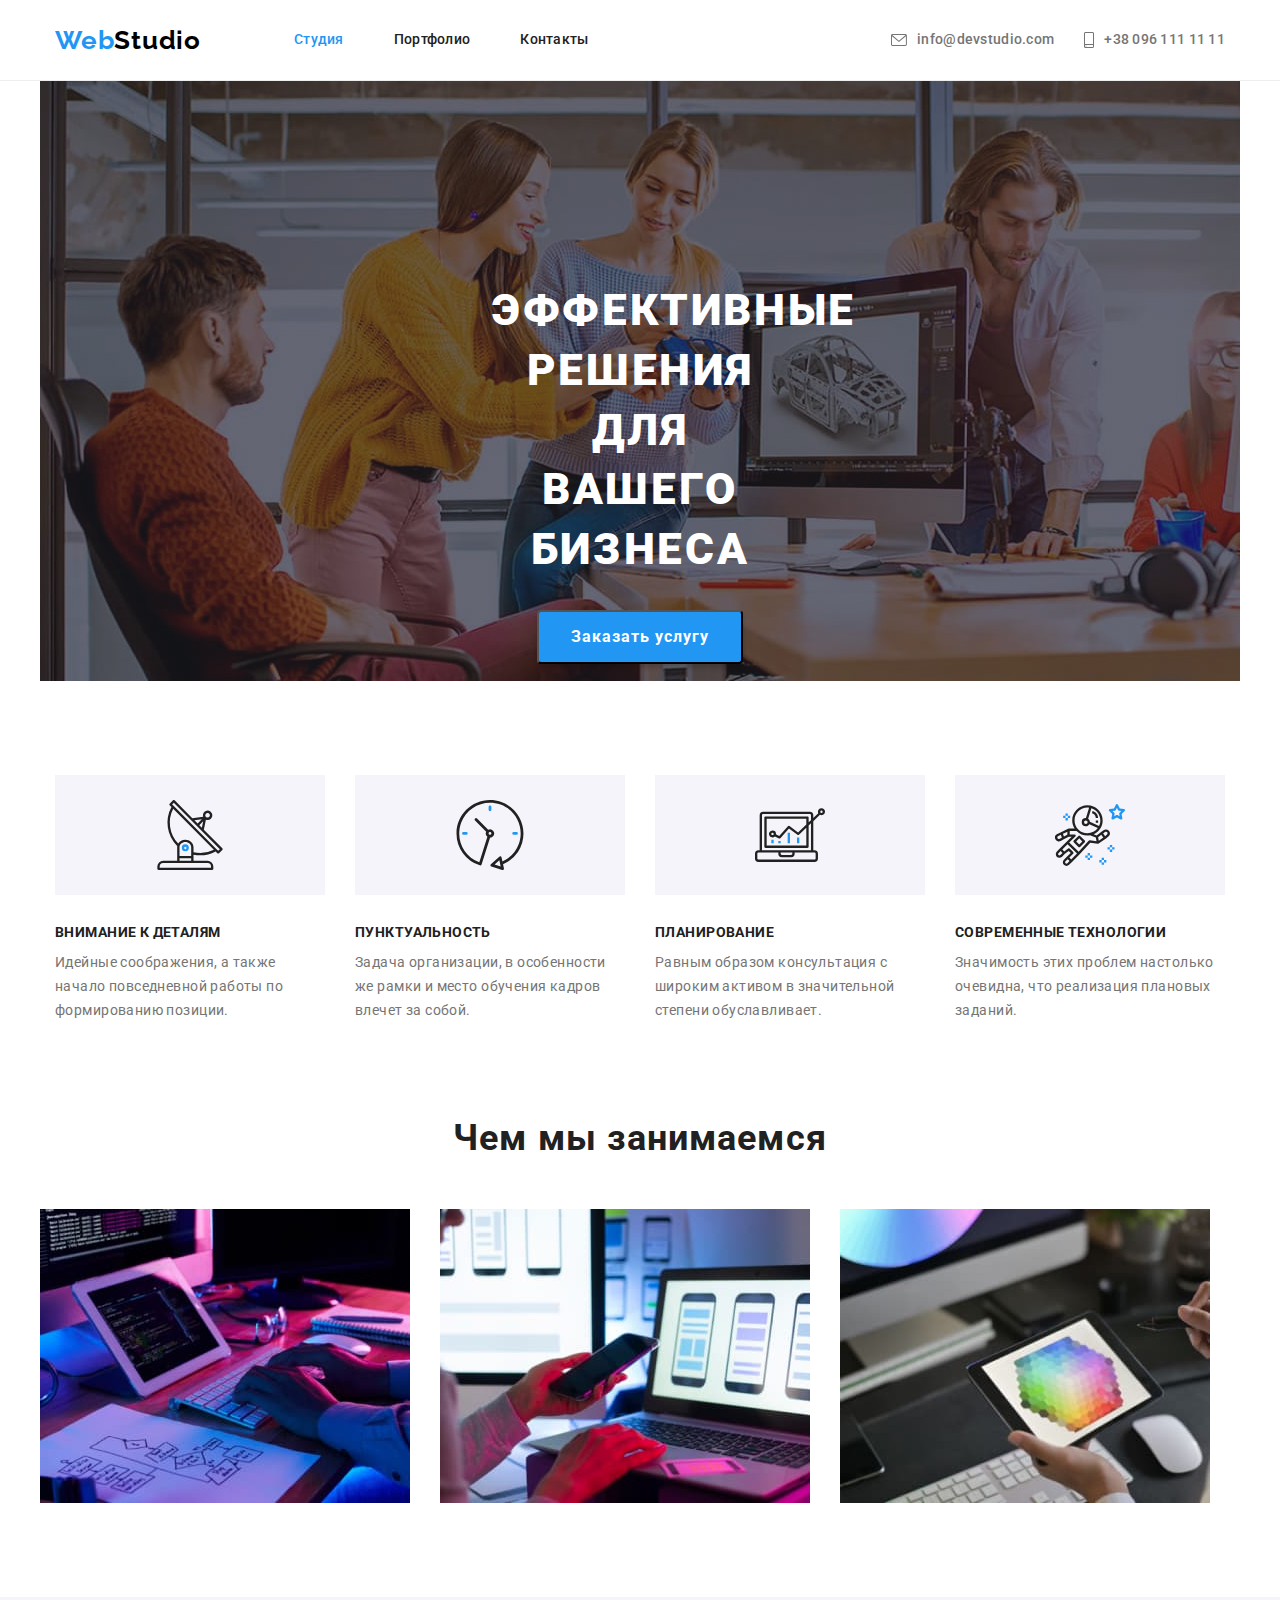
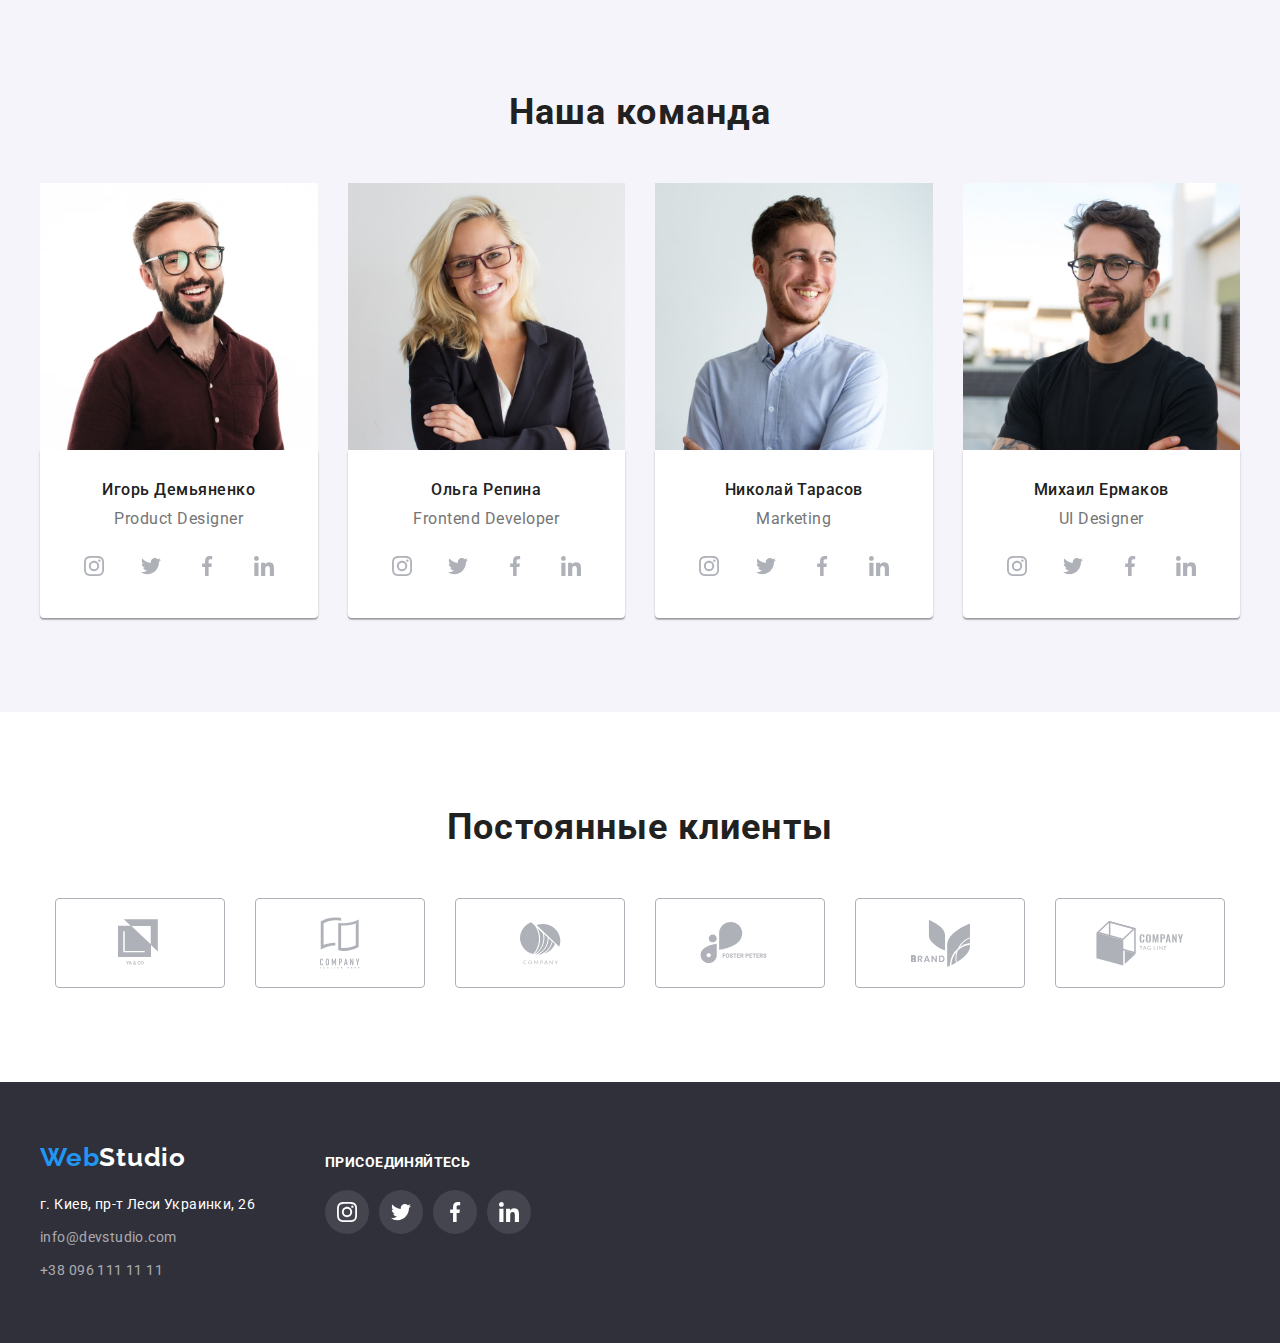
<file: index.html>
<!DOCTYPE html>
<html lang="ru">
  <head>
    <meta charset="UTF-8" />
    <meta name="viewport" content="width=device-width, initial-scale=1.0" />
    <title>Студия</title>
    <link href="https://fonts.googleapis.com/css2?family=Raleway:wght@700&family=Roboto:wght@400;500;700;900&display=swap" rel="stylesheet" />
    <link rel="stylesheet" href="https://cdnjs.cloudflare.com/ajax/libs/modern-normalize/1.0.0/modern-normalize.css" />
    <link rel="stylesheet" href="./css/styles.css" />
  </head>

  <body>
    <!--------------ШАПКА------->
    <header class="page-header">
      <!--навигационные элементы-->
      <div class="container main-nav">
        <nav class="navigation">
          <!--ЛОГО-ССЫЛКА-->
          <a class="logo link" href="./index.html" aria-label="логотип вэбстудия">Web<span class="logo-item">Studio</span></a>
          <!-------СПИСОК НАВИГАЦИОННЫХ ЭЛЕМЕНТОВ----->
          <ul class="navigation-list list">
            <li class="navigation-list-item">
              <a class="navigation-list-link link current" href="./index.html">Студия</a>
            </li>
            <li class="navigation-list-item">
              <a class="navigation-list-link link" href="./portfolio.html">Портфолио</a>
            </li>
            <li class="navigation-list-item">
              <a class="navigation-list-link link" href="">Контакты</a>
            </li>
          </ul>
        </nav>
        <!--КОНТАКТЫ-->
        <ul class="navigation-contacts list">
          <li class="contact-item">
            <a class="header-mail-link link" href="mailto:info@devstudio.com">
              <svg class="heder-link-svg" width="16" height="12">
                <use href="./images/sprite.svg#icon-envelope"></use>
              </svg>
              info@devstudio.com
            </a>
          </li>
          <li class="item">
            <a class="header-tel-link link" href="tel:+380961111111">
              <svg class="heder-link-svg" width="10" height="16">
                <use href="./images/sprite.svg#icon-smartphone"></use>
              </svg>
              +38 096 111 11 11
            </a>
          </li>
        </ul>
      </div>
    </header>

    <main>
      <!--ГЕРОЙ-->

      <section class="cection">
        <div class="container hero">
          <h1 class="hero-title">Эффективные решения для вашего бизнеса</h1>
          <button class="modal-btn" type="button">Заказать услугу</button>
        </div>
      </section>

      <!--ОСОБЕННОСТИ-->
      <section class="section features">
        <div class="container">
          <h2 class="section-title centred">Особенности</h2>
          <ul class="features-list list">
            <li class="features-list-item bg-antena">
              <h3 class="subtitle">Внимание к деталям</h3>
              <p class="description">Идейные соображения, а также начало повседневной работы по формированию позиции.</p>
            </li>

            <li class="features-list-item bg-clock">
              <h3 class="subtitle">Пунктуальность</h3>
              <p class="description">Задача организации, в особенности же рамки и место обучения кадров влечет за собой.</p>
            </li>

            <li class="features-list-item bg-diagram">
              <h3 class="subtitle">Планирование</h3>
              <p class="description">Равным образом консультация с широким активом в значительной степени обуславливает.</p>
            </li>

            <li class="features-list-item bg-astronaut">
              <h3 class="subtitle">Современные технологии</h3>
              <p class="description">Значимость этих проблем настолько очевидна, что реализация плановых заданий.</p>
            </li>
          </ul>
        </div>
      </section>

      <!----ЧЕМ ЗАНИМАЕМСЯ-------->

      <section class="section work">
        <div class="container">
          <h2 class="section-title centred">Чем мы занимаемся</h2>
          <ul class="work-list list">
            <li class="work-list-item">
              <img class="img" src="./images/studio/we-doing/box1.jpg" alt="специалист работает за планшетом и компьютером" width="370" height="294" />
            </li>
            <li class="work-list-item">
              <img class="img" src="./images/studio/we-doing/box2.jpg" alt="человек держит смартфон и работает за ноутбуком" width="370" height="294" />
            </li>
            <li class="work-list-item">
              <img class="img" src="./images/studio/we-doing/box3.jpg" alt="кто-то держит планшет с тачпеном" width="370" height="294" />
            </li>
          </ul>
        </div>
      </section>

      <!--НАША КОМАНДА-->
      <section class="section team">
        <div class="container">
          <h2 class="section-title centred">Наша команда</h2>
          <ul class="team-list list">
            <li class="team-list-item">
              <img class="img" src="./images/studio/our-team/img-1.jpg" alt="Фото Игоря Демьяненко" width="270" height="260" />
              <div class="name-position">
                <h3 class="name-title">Игорь Демьяненко</h3>
                <p class="position">Product Designer</p>
                <ul class="social-list list">
                  <li class="social-list-item">
                    <a class="social-list-link" href="">
                      <svg class="social-list-svg">
                        <use href="./images/sprite.svg#icon-instagram-2"></use>
                      </svg>
                    </a>
                  </li>
                  <li class="social-list-item">
                    <a class="social-list-link" href="">
                      <svg class="social-list-svg">
                        <use href="./images/sprite.svg#icon-twitter-1"></use>
                      </svg>
                    </a>
                  </li>
                  <li class="social-list-item">
                    <a class="social-list-link" href="">
                      <svg class="social-list-svg">
                        <use href="./images/sprite.svg#icon-facebook-1"></use>
                      </svg>
                    </a>
                  </li>
                  <li class="social-list-item">
                    <a class="social-list-link" href="">
                      <svg class="social-list-svg">
                        <use href="./images/sprite.svg#icon-linkedin-1"></use>
                      </svg>
                    </a>
                  </li>
                </ul>
              </div>
            </li>

            <li class="team-list-item">
              <img class="img" src="./images/studio/our-team/img-2.jpg" alt="Фото Ольги Репиной" width="270" height="260" />
              <div class="name-position">
                <h3 class="name-title">Ольга Репина</h3>
                <p class="position">Frontend Developer</p>
                <ul class="social-list list">
                  <li class="social-list-item">
                    <a class="social-list-link" href="">
                      <svg class="social-list-svg">
                        <use href="./images/sprite.svg#icon-instagram-2"></use>
                      </svg>
                    </a>
                  </li>
                  <li class="social-list-item">
                    <a class="social-list-link" href="">
                      <svg class="social-list-svg">
                        <use href="./images/sprite.svg#icon-twitter-1"></use>
                      </svg>
                    </a>
                  </li>
                  <li class="social-list-item">
                    <a class="social-list-link" href="">
                      <svg class="social-list-svg">
                        <use href="./images/sprite.svg#icon-facebook-1"></use>
                      </svg>
                    </a>
                  </li>
                  <li class="social-list-item">
                    <a class="social-list-link" href="">
                      <svg class="social-list-svg">
                        <use href="./images/sprite.svg#icon-linkedin-1"></use>
                      </svg>
                    </a>
                  </li>
                </ul>
              </div>
            </li>

            <li class="team-list-item">
              <img class="img" src="./images/studio/our-team/img-3.jpg" alt="Фото Николая Тарасова" width="270" height="260" />
              <div class="name-position">
                <h3 class="name-title">Николай Тарасов</h3>
                <p class="position">Marketing</p>
                <ul class="social-list list">
                  <li class="social-list-item">
                    <a class="social-list-link" href="">
                      <svg class="social-list-svg">
                        <use href="./images/sprite.svg#icon-instagram-2"></use>
                      </svg>
                    </a>
                  </li>
                  <li class="social-list-item">
                    <a class="social-list-link" href="">
                      <svg class="social-list-svg">
                        <use href="./images/sprite.svg#icon-twitter-1"></use>
                      </svg>
                    </a>
                  </li>
                  <li class="social-list-item">
                    <a class="social-list-link" href="">
                      <svg class="social-list-svg">
                        <use href="./images/sprite.svg#icon-facebook-1"></use>
                      </svg>
                    </a>
                  </li>
                  <li class="social-list-item">
                    <a class="social-list-link" href="">
                      <svg class="social-list-svg">
                        <use href="./images/sprite.svg#icon-linkedin-1"></use>
                      </svg>
                    </a>
                  </li>
                </ul>
              </div>
            </li>

            <li class="team-list-item">
              <img class="img" src="./images/studio/our-team/img-4.jpg" alt="Фото Михаила Ермакова" width="270" height="260" />
              <div class="name-position">
                <h3 class="name-title">Михаил Ермаков</h3>
                <p class="position">UI Designer</p>
                <ul class="social-list list">
                  <li class="social-list-item">
                    <a class="social-list-link" href="">
                      <svg class="social-list-svg">
                        <use href="./images/sprite.svg#icon-instagram-2"></use>
                      </svg>
                    </a>
                  </li>
                  <li class="social-list-item">
                    <a class="social-list-link" href="">
                      <svg class="social-list-svg">
                        <use href="./images/sprite.svg#icon-twitter-1"></use>
                      </svg>
                    </a>
                  </li>
                  <li class="social-list-item">
                    <a class="social-list-link" href="">
                      <svg class="social-list-svg">
                        <use href="./images/sprite.svg#icon-facebook-1"></use>
                      </svg>
                    </a>
                  </li>
                  <li class="social-list-item">
                    <a class="social-list-link" href="">
                      <svg class="social-list-svg">
                        <use href="./images/sprite.svg#icon-linkedin-1"></use>
                      </svg>
                    </a>
                  </li>
                </ul>
              </div>
            </li>
          </ul>
        </div>
      </section>

      <!------КЛИЕНТЫ---->

      <section class="section clients">
        <div class="container">
          <h2 class="section-title centred">Постоянные клиенты</h2>
          <ul class="clients-list list">
            <li class="clients-list-item">
              <a class="link clients-list-link" href="">
                <svg class="client-svg" width="44" height="49">
                  <use href="./images/sprite.svg#icon-logo-1"></use>
                </svg>
              </a>
            </li>

            <li class="clients-list-item">
              <a class="link clients-list-link" href="">
                <svg class="client-svg" width="40" height="52">
                  <use href="./images/sprite.svg#icon-logo-2"></use>
                </svg>
              </a>
            </li>

            <li class="clients-list-item">
              <a class="link clients-list-link" href="">
                <svg class="client-svg" width="41" height="43">
                  <use href="./images/sprite.svg#icon-logo-3"></use>
                </svg>
              </a>
            </li>

            <li class="clients-list-item">
              <a class="link clients-list-link" href="">
                <svg class="client-svg" width="80" height="42">
                  <use href="./images/sprite.svg#icon-logo-4"></use>
                </svg>
              </a>
            </li>

            <li class="clients-list-item">
              <a class="link clients-list-link" href="">
                <svg class="client-svg" width="59" height="47">
                  <use href="./images/sprite.svg#icon-logo-5"></use>
                </svg>
              </a>
            </li>

            <li class="clients-list-item">
              <a class="link clients-list-link" href="">
                <svg class="client-svg" width="88" height="45">
                  <use href="./images/sprite.svg#icon-logo-6"></use>
                </svg>
              </a>
            </li>
          </ul>
        </div>
      </section>
    </main>

    <!--ФУТЕР-->
    <footer class="footer">
      <div class="container">
        <div class="contacts">
          <a class="logo link" href="./index.html" aria-label="логотип вэбстудия">Web<span class="footer-logo-item">Studio</span></a>
          <address class="address">
            <span>г. Киев, пр-т Леси Украинки, 26</span><br />
            <a class="footer-mail-link link" href="mailto:info@devstudio.com">info@devstudio.com</a><br />
            <a class="footer-tel-link link" href="tel:+380961111111">+38 096 111 11 11</a>
          </address>
        </div>

        <div class="footer-social-list">
          <h2 class="footer-subtitle">Присоединяйтесь</h2>
          <ul class="social-list list">
            <li class="social-list-item">
              <a class="social-list-link" href="">
                <svg class="social-list-svg">
                  <use href="./images/sprite.svg#icon-instagram-2"></use>
                </svg>
              </a>
            </li>
            <li class="social-list-item">
              <a class="social-list-link" href="">
                <svg class="social-list-svg">
                  <use href="./images/sprite.svg#icon-twitter-1"></use>
                </svg>
              </a>
            </li>
            <li class="social-list-item">
              <a class="social-list-link" href="">
                <svg class="social-list-svg">
                  <use href="./images/sprite.svg#icon-facebook-1"></use>
                </svg>
              </a>
            </li>
            <li class="social-list-item">
              <a class="social-list-link" href="">
                <svg class="social-list-svg">
                  <use href="./images/sprite.svg#icon-linkedin-1"></use>
                </svg>
              </a>
            </li>
          </ul>
        </div>
      </div>
    </footer>
  </body>
</html>
</file>
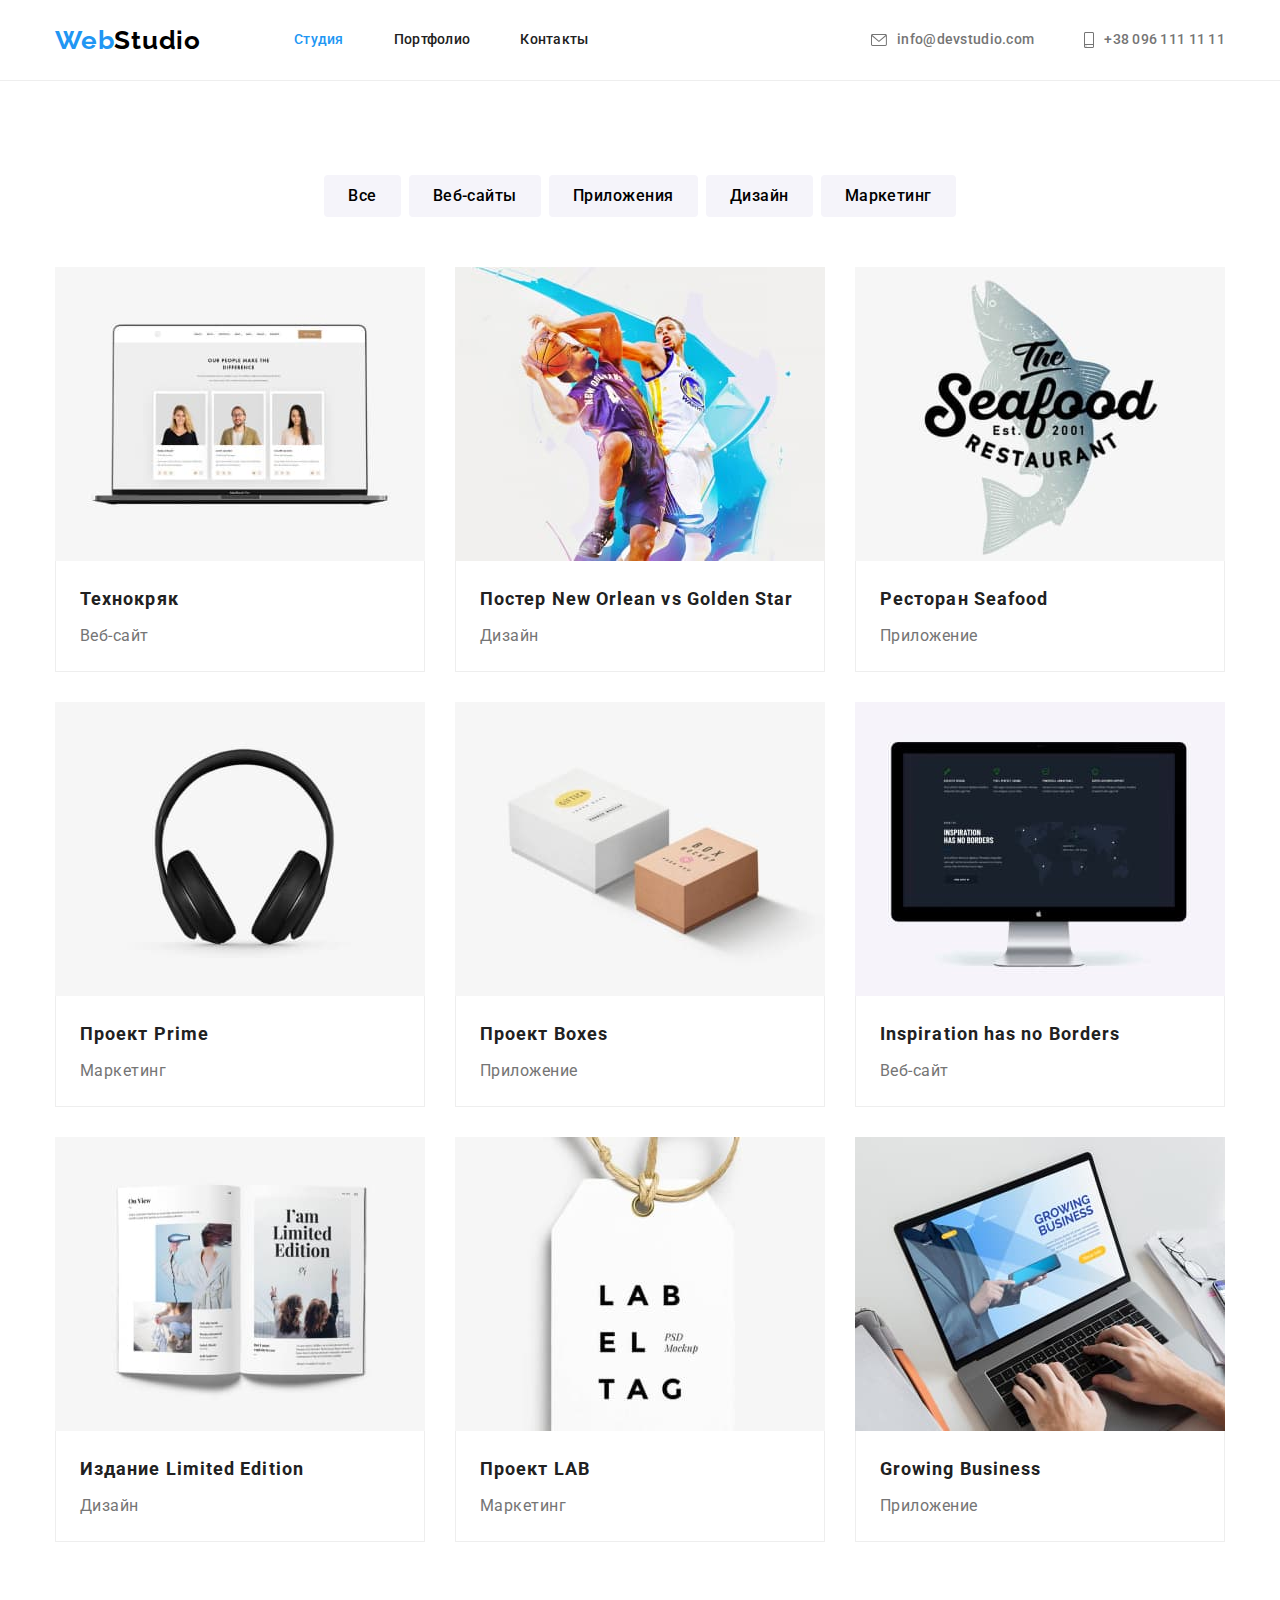
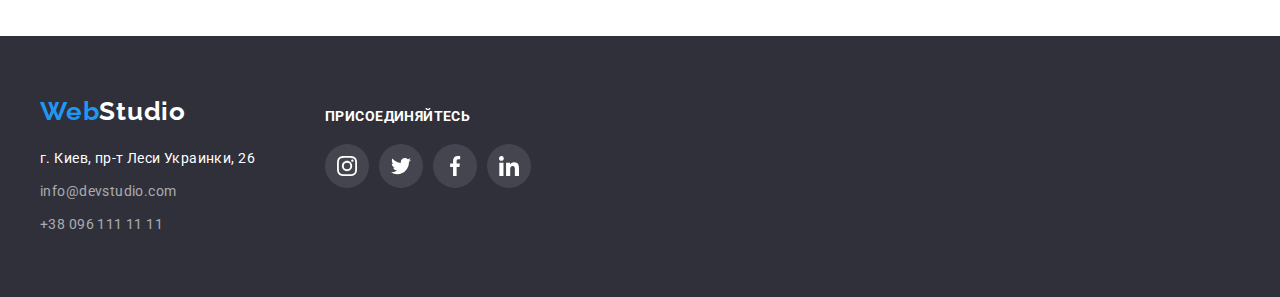
<file: portfolio.html>
<!DOCTYPE html>
<html lang="ru">
  <head>
    <meta charset="UTF-8" />
    <meta name="viewport" content="width=device-width, initial-scale=1.0" />
    <title>Портфолио</title>
    <link href="https://fonts.googleapis.com/css2?family=Raleway:wght@700&family=Roboto:wght@400;500;700&display=swap" rel="stylesheet" />
    <link rel="stylesheet" href="https://cdnjs.cloudflare.com/ajax/libs/modern-normalize/1.0.0/modern-normalize.css" />
    <link rel="stylesheet" href="./css/styles.css" />
  </head>
  <body>
    <!--------------ШАПКА------->
    <header class="page-header">
      <!--навигационные элементы-->
      <div class="container main-nav">
        <nav class="navigation">
          <!--ЛОГО-ССЫЛКА-->
          <a class="logo link" href="./index.html" aria-label="логотип вэбстудия">Web<span
              class="logo-item">Studio</span></a>
          <!-------СПИСОК НАВИГАЦИОННЫХ ЭЛЕМЕНТОВ----->
          <ul class="navigation-list list">
            <li class="navigation-list-item">
              <a class="navigation-list-link link current" href="./index.html">Студия</a>
            </li>
            <li class="navigation-list-item">
              <a class="navigation-list-link link" href="./portfolio.html">Портфолио</a>
            </li>
            <li class="navigation-list-item">
              <a class="navigation-list-link link" href="">Контакты</a>
            </li>
          </ul>
        </nav>
        <!--КОНТАКТЫ-->
        <ul class="navigation-contacts list">
          <li class="item">
            <a class="header-mail-link link" href="mailto:info@devstudio.com">
              <svg class="heder-link-svg" width="16" height="12">
                <use href="./images/sprite.svg#icon-envelope"></use>
              </svg>
              info@devstudio.com
            </a>
          </li>
          <li class="item">
            <a class="header-tel-link link" href="tel:+380961111111">
              <svg class="heder-link-svg" width="10" height="16">
                <use href="./images/sprite.svg#icon-smartphone"></use>
              </svg>
              +38 096 111 11 11
            </a>
          </li>
        </ul>
      </div>
    </header>

    <!--MAIN-->

    <main>
      <!--ПОРТФОЛИО-->
      <section class="portfolio">
        <div class="container">
          <h1 class="portfolio-title">Портфолио</h1>
          <!--ФИЛЬТР-->
          <ul class="filter-list list">
            <li class="filter-list-item">
              <button class="button-content" type="button">Все</button>
            </li>
            <li class="filter-list-item">
              <button class="button-content" type="button">Веб-сайты</button>
            </li>
            <li class="filter-list-item">
              <button class="button-content" type="button">Приложения</button>
            </li>
            <li class="filter-list-item">
              <button class="button-content" type="button">Дизайн</button>
            </li>
            <li class="filter-list-item">
              <button class="button-content" type="button">Маркетинг</button>
            </li>
          </ul>
          <!--ПЕРЕЧЕНЬ РАБОТ-->
          <ul class="portfolio-list list">
            <li class="potfolio-list-item">
              <a class="card link" href="">
                <img class="card-img img" src="./images/portfolio/img.jpg" alt="Изображение фотографий трёх сотрудников на экране ноутбука" width="370" height="294" />
                <div class="card-content">
                  <h2 class="portfolio-list-name">Технокряк</h2>
                  <p class="portfolio-list-type">Веб-сайт</p>
                </div>
              </a>
            </li>
            <li class="potfolio-list-item">
              <a class="card link" href="">
                <img class="card-img img" src="./images/portfolio/img-1.jpg" alt="Два баскетболиста с противоположных команд тянутся в прыжке к мячу" width="370" height="294" />
                <div class="card-content">
                  <h2 class="portfolio-list-name">Постер <span lang="en">New Orlean vs Golden Star</span></h2>
                  <p class="portfolio-list-type">Дизайн</p>
                </div>
              </a>
            </li>
            <li class="potfolio-list-item">
              <a class="card link" href="">
                <img class="card-img img" src="./images/portfolio/img-2.jpg" alt="Логотип ресторана SeaFood" width="370" height="294" />
                <div class="card-content">
                  <h2 class="portfolio-list-name">Ресторан <span lang="en">Seafood</span></h2>
                  <p class="portfolio-list-type">Приложение</p>
                </div>
              </a>
            </li>
            <li class="potfolio-list-item">
              <a class="card link" href="">
                <img class="card-img img" src="./images/portfolio/img-3.jpg" alt="Чёрные накладные наушники" width="370" height="294" />
                <div class="card-content">
                  <h2 class="portfolio-list-name">Проект <span lang="en">Prime</span></h2>
                  <p class="portfolio-list-type">Маркетинг</p>
                </div>
              </a>
            </li>
            <li class="potfolio-list-item">
              <a class="card link" href="">
                <img class="card-img img" src="./images/portfolio/img-4.jpg" alt="Белая и коричневая коробочки" width="370" height="294" />
                <div class="card-content">
                  <h2 class="portfolio-list-name">Проект <span lang="en">Boxes</span></h2>
                  <p class="portfolio-list-type">Приложение</p>
                </div>
              </a>
            </li>
            <li class="potfolio-list-item">
              <a class="card link" href="">
                <img class="card-img img" src="./images/portfolio/img-5.jpg" alt="Включеный монитор Apple" width="370" height="294" />
                <div class="card-content">
                  <h2 class="portfolio-list-name" lang="en">Inspiration has no Borders</h2>
                  <p class="portfolio-list-type">Веб-сайт</p>
                </div>
              </a>
            </li>
            <li class="potfolio-list-item">
              <a class="card link" href="">
                <img class="card-img img" src="./images/portfolio/img-6.jpg" alt="Раскрытая книга" width="370" height="294" />
                <div class="card-content">
                  <h2 class="portfolio-list-name">Издание <span lang="en">Limited Edition</span></h2>
                  <p class="portfolio-list-type">Дизайн</p>
                </div>
              </a>
            </li>
            <li class="potfolio-list-item">
              <a class="card link" href="">
                <img class="card-img img" src="./images/portfolio/img-7.jpg" alt="Этикетка с надписью LAB EL TAG" width="370" height="294" />
                <div class="card-content">
                  <h2 class="portfolio-list-name">Проект <span lang="en">LAB</span></h2>
                  <p class="portfolio-list-type">Маркетинг</p>
                </div>
              </a>
            </li>
            <li class="potfolio-list-item">
              <a class="card link" href="">
                <img class="card-img img" src="./images/portfolio/img-8.jpg" alt="Руки что-то набирают на ноутбуке, на экране которого написано Growing Business" width="370" height="294" />
                <div class="card-content">
                  <h2 class="portfolio-list-name" lang="en">Growing Business</h2>
                  <p class="portfolio-list-type">Приложение</p>
                </div>
              </a>
            </li>
          </ul>
        </div>
      </section>
    </main>

    <!--ФУТЕР-->
    <footer class="footer">
      <div class="container">
        <div class="contacts">
          <a class="logo link" href="./index.html" aria-label="логотип вэбстудия">Web<span class="footer-logo-item">Studio</span></a>
          <address class="address">
            <span>г. Киев, пр-т Леси Украинки, 26</span><br />
            <a class="footer-mail-link link" href="mailto:info@devstudio.com">info@devstudio.com</a><br />
            <a class="footer-tel-link link" href="tel:+380961111111">+38 096 111 11 11</a>
          </address>
        </div>

        <div class="footer-social-list">
          <h2 class="footer-subtitle">Присоединяйтесь</h2>
          <ul class="social-list list">
            <li class="social-list-item">
              <a class="social-list-link" href="">
                <svg class="social-list-svg">
                  <use href="./images/sprite.svg#icon-instagram-2"></use>
                </svg>
              </a>
            </li>
            <li class="social-list-item">
              <a class="social-list-link" href="">
                <svg class="social-list-svg">
                  <use href="./images/sprite.svg#icon-twitter-1"></use>
                </svg>
              </a>
            </li>
            <li class="social-list-item">
              <a class="social-list-link" href="">
                <svg class="social-list-svg">
                  <use href="./images/sprite.svg#icon-facebook-1"></use>
                </svg>
              </a>
            </li>
            <li class="social-list-item">
              <a class="social-list-link" href="">
                <svg class="social-list-svg">
                  <use href="./images/sprite.svg#icon-linkedin-1"></use>
                </svg>
              </a>
            </li>
          </ul>
        </div>
      </div>
    </footer>
  </body>
</html>
</file>
<file: css/styles.css>
html {
  box-sizing: border-box;
}

*,
*::before,
*::after {
  box-sizing: inherit;
}

/*

----------------------ПАЛИТРА-------------------

======================ГЛАВНАЯ СТРАНИЦА===============
цвет основного текста #757575;
вторичный цвет текста  #212121;
цвет акцента #2196F3;
основной цвет фона  #E5E5E5;
вторичный цвет фона ("наша команда") #F5F4FA;
цвет акцента (также фон кнопки в "Герой") #2196F3;
цвет фона шапки белый #FFFFFF;
цвет фона героя и футера #2F303A;

цвет тени фона кнопки (в "Герой") box-shadow: 0px 4px 4px rgba(0, 0, 0, 0.15);
цвет контактов в футере rgba(255, 255, 255, 0.6);
*/

:root {
  --primary-text-color: #757575;
  --title-text-color: #212121;
  --white-text-color: #ffffff;

  --accent-color: #2196f3;

  --primary-background-color: #ffffff;
  --secondary-background-color: #f5f4fa;
  --dark-background-color: #2f303a;
}

body {
  background-color: var(--primary-background-color);
  color: var(--primary-text-color);

  font-family: "Roboto", sans-serif;
  /*font-style: normal;*/
}

/*================ШАПКА====================*/
.page-header {
  border-bottom: 1px solid #eeeeee;
}

.main-nav {
  display: flex;
  align-items: center;
}

.container {
  margin-left: auto;
  margin-right: auto;
  width: 1200px;
  padding-left: 15px;
  padding-right: 15px;
}

.img {
  display: block;
  width: 100%;
  height: auto;
}

.navigation {
  display: flex;
  align-items: center;
}

.list {
  padding: 0;
  margin: 0;
  list-style: none;
}

.link {
  text-decoration: none;
}

.logo {
  display: inline-block;
  font-family: Raleway, sans-serif;
  font-weight: 700;
  font-size: 26px;
  line-height: 1.19;
  letter-spacing: 0.03em;
  color: var(--accent-color);
}

.logo-item {
  color: #000000;
}

.navigation-list {
  display: flex;
  margin-left: 93px;
}

.navigation-list-item:not(:last-child) {
  margin-right: 50px;
}

.navigation .navigation-list-link {
  display: block;
  padding-top: 32px;
  padding-bottom: 32px;
  font-weight: 500;
  font-size: 14px;
  line-height: 1.14;
  letter-spacing: 0.02em;
  color: var(--title-text-color);
}

.navigation .navigation-list-link.link.current {
  color: var(--accent-color);
}

.navigation-contacts {
  display: flex;
  margin-left: auto;
}

.navigation-contacts .item + .item {
  margin-left: 50px;
}

.header-tel-link,
.header-mail-link {
  display: flex;
  align-items: center;
  font-weight: 500;
  font-size: 14px;
  line-height: 1.14;
  letter-spacing: 0.02em;

  color: var(--primary-text-color);
}

.contact-item:not(:last-child) {
  margin-right: 30px;
}

.navigation-list-link:hover,
.navigation-list-link:focus,
.header-tel-link:hover,
.header-tel-link:focus,
.header-mail-link:hover,
.header-mail-link:focus {
  color: var(--accent-color);
}

.heder-link-svg {
  margin-right: 10px;
  fill: #757575;
}

.header-tel-link:hover .heder-link-svg,
.header-tel-link:focus .heder-link-svg,
.header-mail-link:hover .heder-link-svg,
.header-mail-link:focus .heder-link-svg {
  fill: #2196f3;
}

/*==========ГЕРОЙ=============*/

.hero {
  display: block;
  max-width: 1600px;
  height: 600px;
  padding-top: 200px;
  padding-bottom: 200px;
  padding-left: 452px;
  padding-right: 452px;
  text-align: center;
  background-image: linear-gradient(rgba(47, 48, 58, 0.4), rgba(47, 48, 58, 0.4)), url("../images/studio/hero/bg.jpg");
}

.hero-title {
  margin-top: 0px;
  margin-bottom: 30px;

  font-weight: 900;
  font-size: 44px;
  line-height: 1.36;
  letter-spacing: 0.06em;
  text-transform: uppercase;
  color: var(--white-text-color);
}

.modal-btn {
  display: inline-block;
  background: var(--accent-color);
  box-shadow: 0px 4px 4px rgba(0, 0, 0, 0.15);
  border-radius: 4px;
  padding: 10px 32px;
  font-weight: 700;
  font-size: 16px;
  line-height: 1.88;

  align-items: center;
  text-align: center;
  letter-spacing: 0.06em;
  color: var(--white-text-color);
}

/*=======================СЕКЦИИ====================*/
.section {
  padding-top: 94px;
  padding-bottom: 94px;
}

.section-title {
  margin-top: 0px;
  margin-bottom: 50px;
  font-weight: 700;
  font-size: 36px;
  line-height: 1.17;
  text-align: center;
  letter-spacing: 0.03em;
  color: var(--title-text-color);
}

.section.nopadding {
  padding-top: 0px;
  padding-bottom: 0px;
}
/*=====================ОСОБЕННОСТИ==================*/

.features .section-title {
  display: none;
}

.features-list {
  display: flex;
}

.features-list-item {
  width: calc((100%-90px) / 4);
}

.features-list-item:not(:last-child) {
  margin-right: 30px;
}

.bg-antena::before {
  content: "";
  display: block;
  width: 270px;
  height: 120px;
  background-color: var(--secondary-background-color);
  background-image: url("../images/studio/features/antenna\ 1.svg");
  background-repeat: no-repeat;
  background-position: center;
  background-size: auto;
  background-origin: border-box;
}

.bg-clock::before {
  content: "";
  display: block;
  width: 270px;
  height: 120px;
  background-color: var(--secondary-background-color);
  background-image: url("../images/studio/features/clock\ 1.svg");
  background-repeat: no-repeat;
  background-position: center;
  background-size: auto;
  background-origin: border-box;
}

.bg-diagram::before {
  content: "";
  display: block;
  width: 270px;
  height: 120px;
  background-color: var(--secondary-background-color);
  background-image: url("../images/studio/features/diagram\ 1.svg");
  background-repeat: no-repeat;
  background-position: center;
  background-size: auto;
  background-origin: border-box;
}

.bg-astronaut::before {
  content: "";
  display: block;
  width: 270px;
  height: 120px;
  background-color: var(--secondary-background-color);
  background-image: url("../images/studio/features/astronaut\ 1.svg");
  background-repeat: no-repeat;
  background-position: center;
  background-size: auto;
  background-origin: border-box;
}

.features .subtitle {
  margin-top: 30px;
  margin-bottom: 10px;

  font-weight: 700;
  font-size: 14px;
  line-height: 1.14;
  letter-spacing: 0.03em;
  text-transform: uppercase;
  color: var(--title-text-color);
}

.description {
  margin-top: 0px;
  margin-bottom: 0px;
  font-weight: 400;
  font-size: 14px;
  line-height: 1.71;
  letter-spacing: 0.03em;
  color: var(--primary-text-color);
}

/*=====================ЧЕМ ЗАНИМАЕМСЯ==================*/
.work {
  padding-top: 0px;
}

.work .container {
  padding-left: 0px;
  padding-right: 0px;
}
.work-list {
  display: flex;
}

.work-list-item {
  width: calc((100%-60px) / 3);
}

.work-list-item:not(:last-child) {
  margin-right: 30px;
}

.section-title.centred {
  text-align: center;
}

/*=====================НАША КОМАНДА==================*/

.team {
  background-color: var(--secondary-background-color);
  padding-top: 94px;
  padding-bottom: 94px;
}

.team .container {
  padding-left: 0px;
  padding-right: 0px;
}

.team-list {
  display: flex;
}

.team-list-item {
  width: calc((100%-90px) / 4);
}

.team-list-item:not(:last-child) {
  margin-right: 30px;
}

.name-position {
  background-color: var(--primary-background-color);

  padding-top: 30px;
  padding-bottom: 30px;
  padding-left: 32px;
  padding-right: 32px;

  box-shadow: 0px 1px 3px rgba(0, 0, 0, 0.12), 0px 1px 1px rgba(0, 0, 0, 0.14), 0px 2px 1px rgba(0, 0, 0, 0.2);
  border-radius: 0px 0px 4px 4px;
}

.name-title {
  margin-top: 0px;
  margin-bottom: 10px;

  font-weight: 500;
  font-size: 16px;
  line-height: 1.19;
  text-align: center;
  letter-spacing: 0.03em;
  color: var(--title-text-color);
}

.position {
  margin-top: 0px;
  margin-bottom: 16px;

  font-weight: 400;
  font-size: 16px;
  line-height: 1.19;
  text-align: center;
  letter-spacing: 0.03em;
  color: var(--primary-text-color);
}

.social-list {
  display: flex;
  justify-content: space-between;
}

.social-list-link {
  display: flex;
  align-items: center;
  justify-content: center;
  width: 44px;
  height: 44px;
  border-radius: 50%;
  background-color: #fff;
}

.social-list-link:hover,
.social-list-link:focus {
  background-color: var(--accent-color);
}

.social-list-link:hover .social-list-svg,
.social-list-link:focus .social-list-svg {
  fill: #fff;
}

.social-list-svg {
  fill: #afb1b8;
  width: 20px;
  height: 20px;
}

/*================КЛИЕНТЫ===========*/

.clients-list {
  display: flex;
  justify-content: space-between;
}

.clients-list-link {
  display: flex;
  align-items: center;
  justify-content: center;
  width: 170px;
  height: 90px;
  border-radius: 4px;
  border: 1px solid #afb1b8;
}

.client-svg {
  cursor: pointer;
  fill: #afb1b8;
}

.clients-list-link:hover,
.clients-list-link:focus {
  border: 1px solid var(--accent-color);
}

.clients-list-link:hover .client-svg,
.clients-list-link:focus .client-svg {
  fill: var(--accent-color);
}

/*=========================ФУТЕР=======================*/

.footer {
  background: var(--dark-background-color);
  padding-top: 60px;
  padding-bottom: 60px;
}

.footer .container {
  display: flex;
  padding-left: 0px;
  padding-right: 0px;
}

.footer-logo-item {
  color: var(--white-text-color);
}

.address {
  margin-top: 20px;

  font-style: normal;
  font-weight: 400;
  font-size: 14px;
  line-height: 1.71;
  letter-spacing: 0.03em;
  color: var(--white-text-color);
}

.address .link {
  display: inline-block;
  margin-top: 9px;
}

.footer-tel-link,
.footer-mail-link {
  font-weight: 400;
  font-size: 14px;
  line-height: 1.71;
  letter-spacing: 0.03em;
  color: rgba(255, 255, 255, 0.6);
}

.footer-tel-link:hover,
.footer-tel-link:focus,
.footer-mail-link:hover,
.footer-mail-link:focus {
  color: var(--accent-color);
}

.footer-social-list {
  margin-left: 70px;
}

.footer-subtitle {
  margin-bottom: 20px;
  font-weight: 700;
  font-size: 14px;
  line-height: 16px;
  letter-spacing: 0.03em;
  text-transform: uppercase;
  color: #ffffff;
}

.footer-social-list .social-list {
  display: flex;
}

.footer-social-list .social-list-item:not(:last-child) {
  margin-right: 10px;
}

.footer-social-list .social-list-link {
  display: flex;
  align-items: center;
  justify-content: center;
  width: 44px;
  height: 44px;
  border-radius: 50%;
  background-color: rgba(255, 255, 255, 0.1);
}

.footer-social-list .social-list-link:hover,
.footer-social-list .social-list-link:focus {
  background-color: var(--accent-color);
}

.footer-social-list .social-list-link:hover .social-list-svg,
.footer-social-list .social-list-link:focus .social-list-svg {
  fill: #fff;
}

.footer-social-list .social-list-svg {
  fill: #fff;
  width: 20px;
  height: 20px;
}

/*=======ПОРТФОЛИО========*/

.portfolio {
  text-align: center;
  padding-top: 94px;
  padding-bottom: 94px;
}

.portfolio-title {
  display: none;
  color: var(--title-text-color);
}

.filter-list {
  margin-bottom: 50px;
  display: flex;
  justify-content: center;
}

.button-content {
  padding: 6px 22px;
  background-color: var(--secondary-background-color);
  font-weight: 500;
  font-size: 16px;
  line-height: 1.62;
  text-align: center;
  letter-spacing: 0.03em;
  border-radius: 4px;
  border-color: transparent;
}

.filter-list-item:not(:last-child) {
  margin-right: 8px;
}

.button-content:hover,
.button-content:focus {
  background: var(--accent-color);
  color: var(--white-text-color);
  box-shadow: 0px 3px 1px rgba(0, 0, 0, 0.1), 0px 1px 2px rgba(0, 0, 0, 0.08), 0px 2px 2px rgba(0, 0, 0, 0.12);
}

.portfolio-list {
  display: flex;
  flex-wrap: wrap;
}

.potfolio-list-item {
  width: 370px;
  margin-right: 30px;
  margin-bottom: 30px;
}

.potfolio-list-item:nth-child(3n) {
  margin-right: 0px;
}

.potfolio-list-item:nth-last-child(-n + 3) {
  margin-bottom: 0px;
}

.portfolio-list-name {
  margin-top: 0px;
  margin-bottom: 0px;

  font-weight: 700;
  font-size: 18px;
  line-height: 2;
  letter-spacing: 0.06em;
  color: var(--title-text-color);
}

.portfolio-list-type {
  margin-top: 4px;
  margin-bottom: 0px;

  font-weight: 400;
  font-size: 16px;
  line-height: 1.88;
  letter-spacing: 0.03em;
  color: var(--primary-text-color);
}

.card-content {
  padding: 20px 24px;
  background: var(--primary-background-color);
  border-left: 1px solid #eeeeee;
  border-right: 1px solid #eeeeee;
  border-bottom: 1px solid #eeeeee;
  box-sizing: border-box;
  text-align: start;
}

.card:hover,
.card:focus {
  display: block;
  box-shadow: 0px 1px 1px rgba(0, 0, 0, 0.12), 0px 4px 4px rgba(0, 0, 0, 0.06), 1px 4px 6px rgba(0, 0, 0, 0.16);
}
</file>
